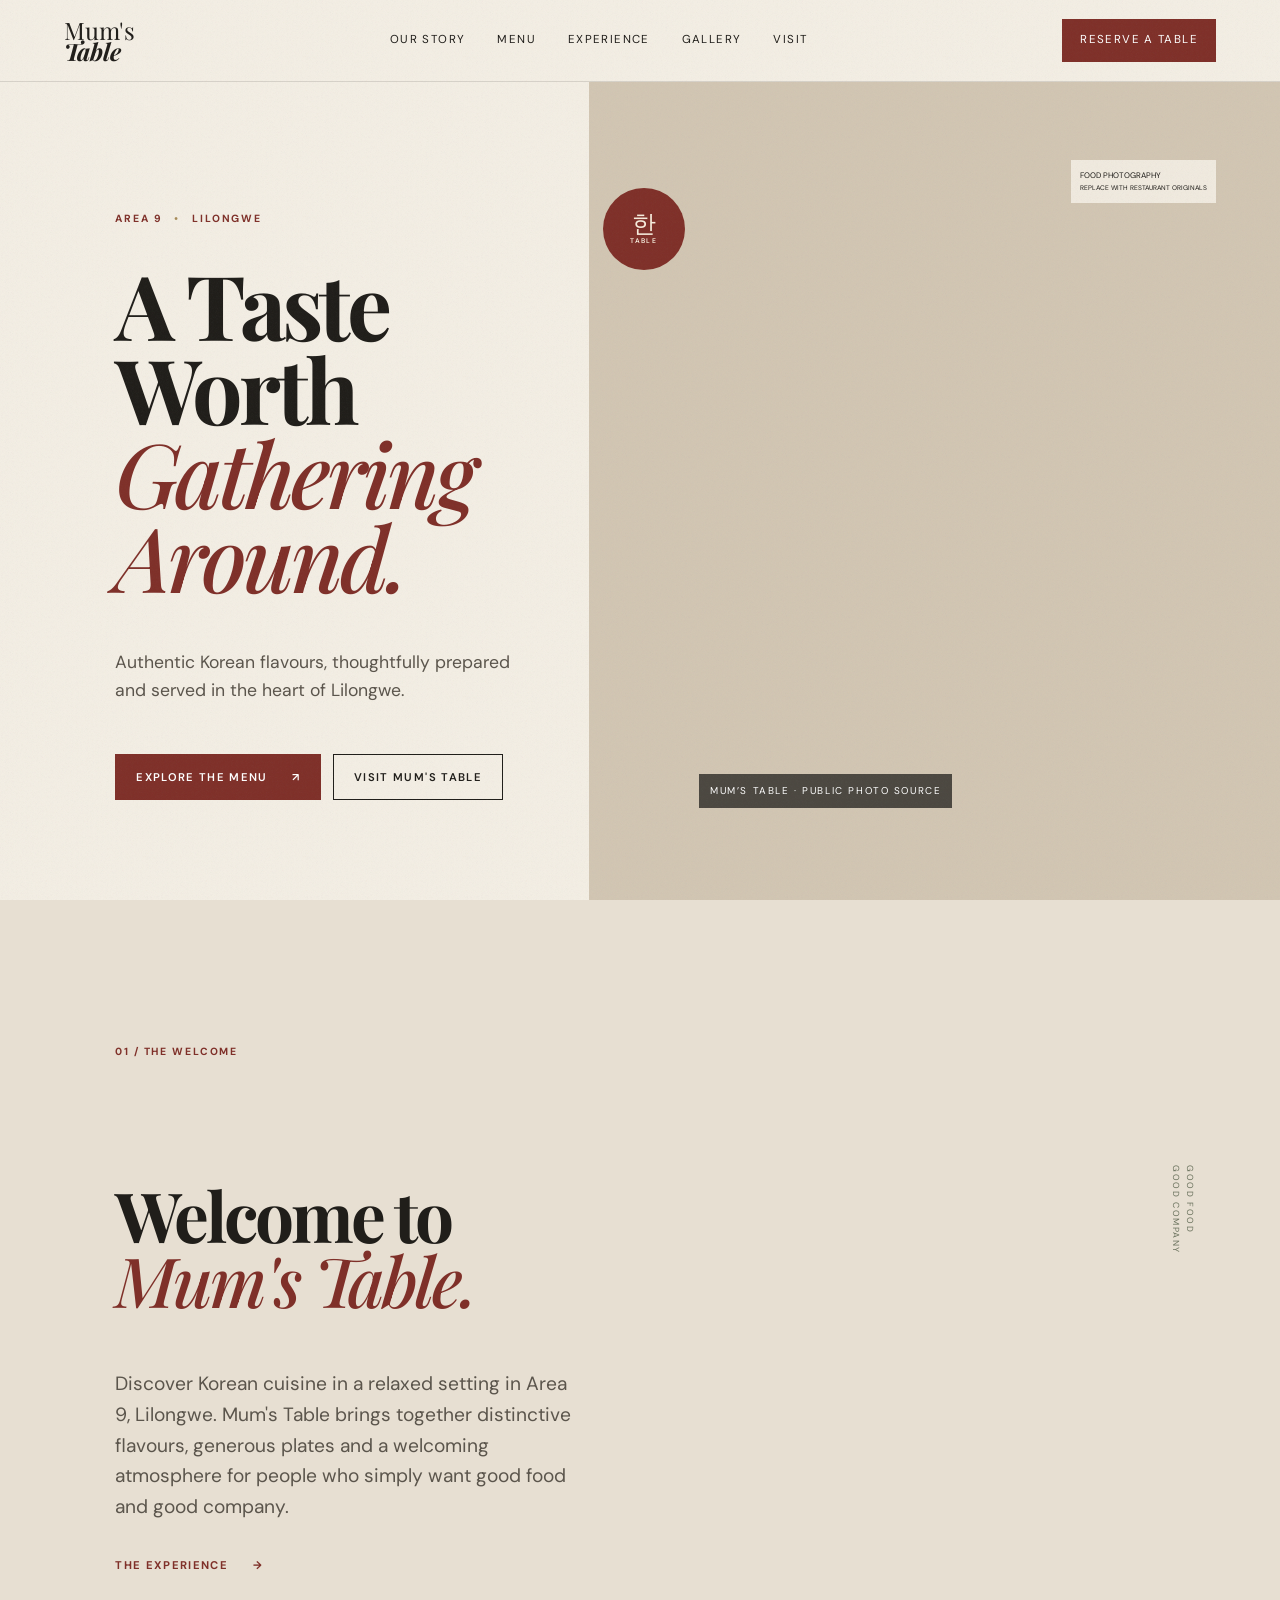
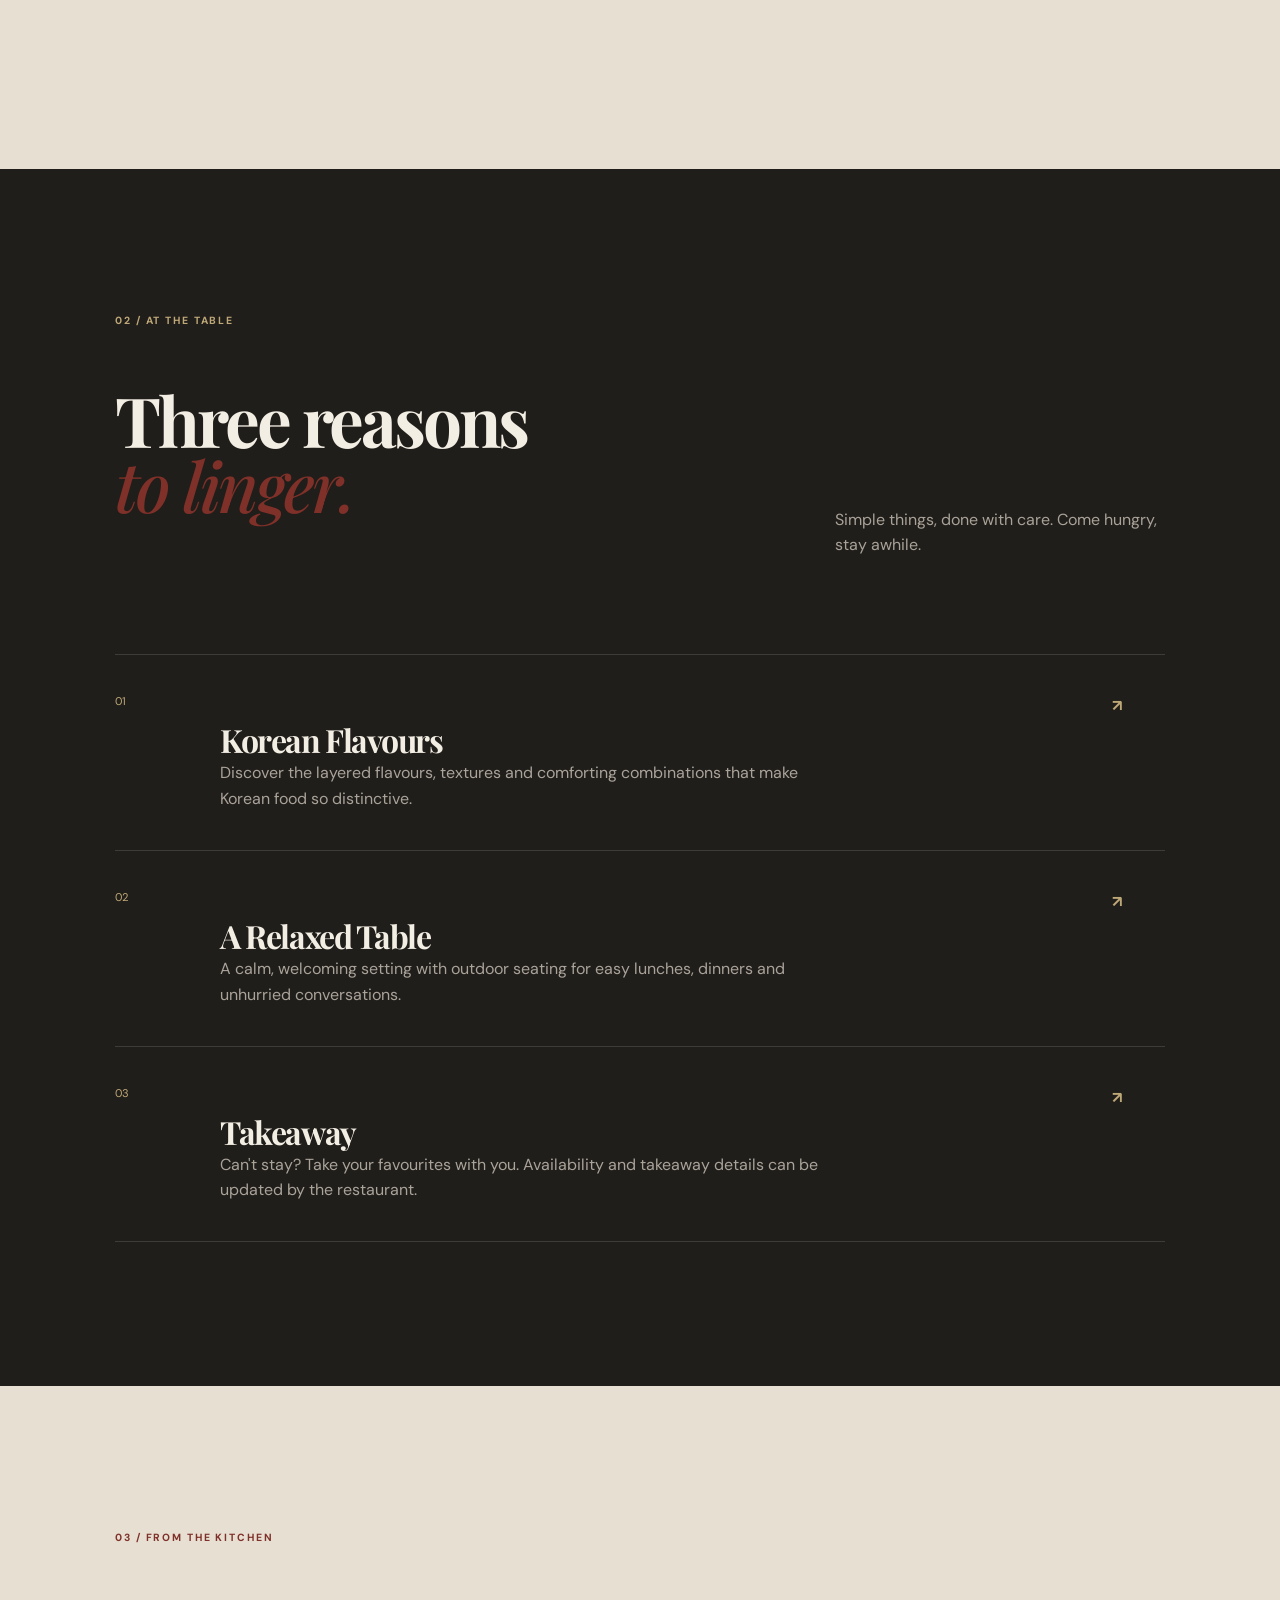
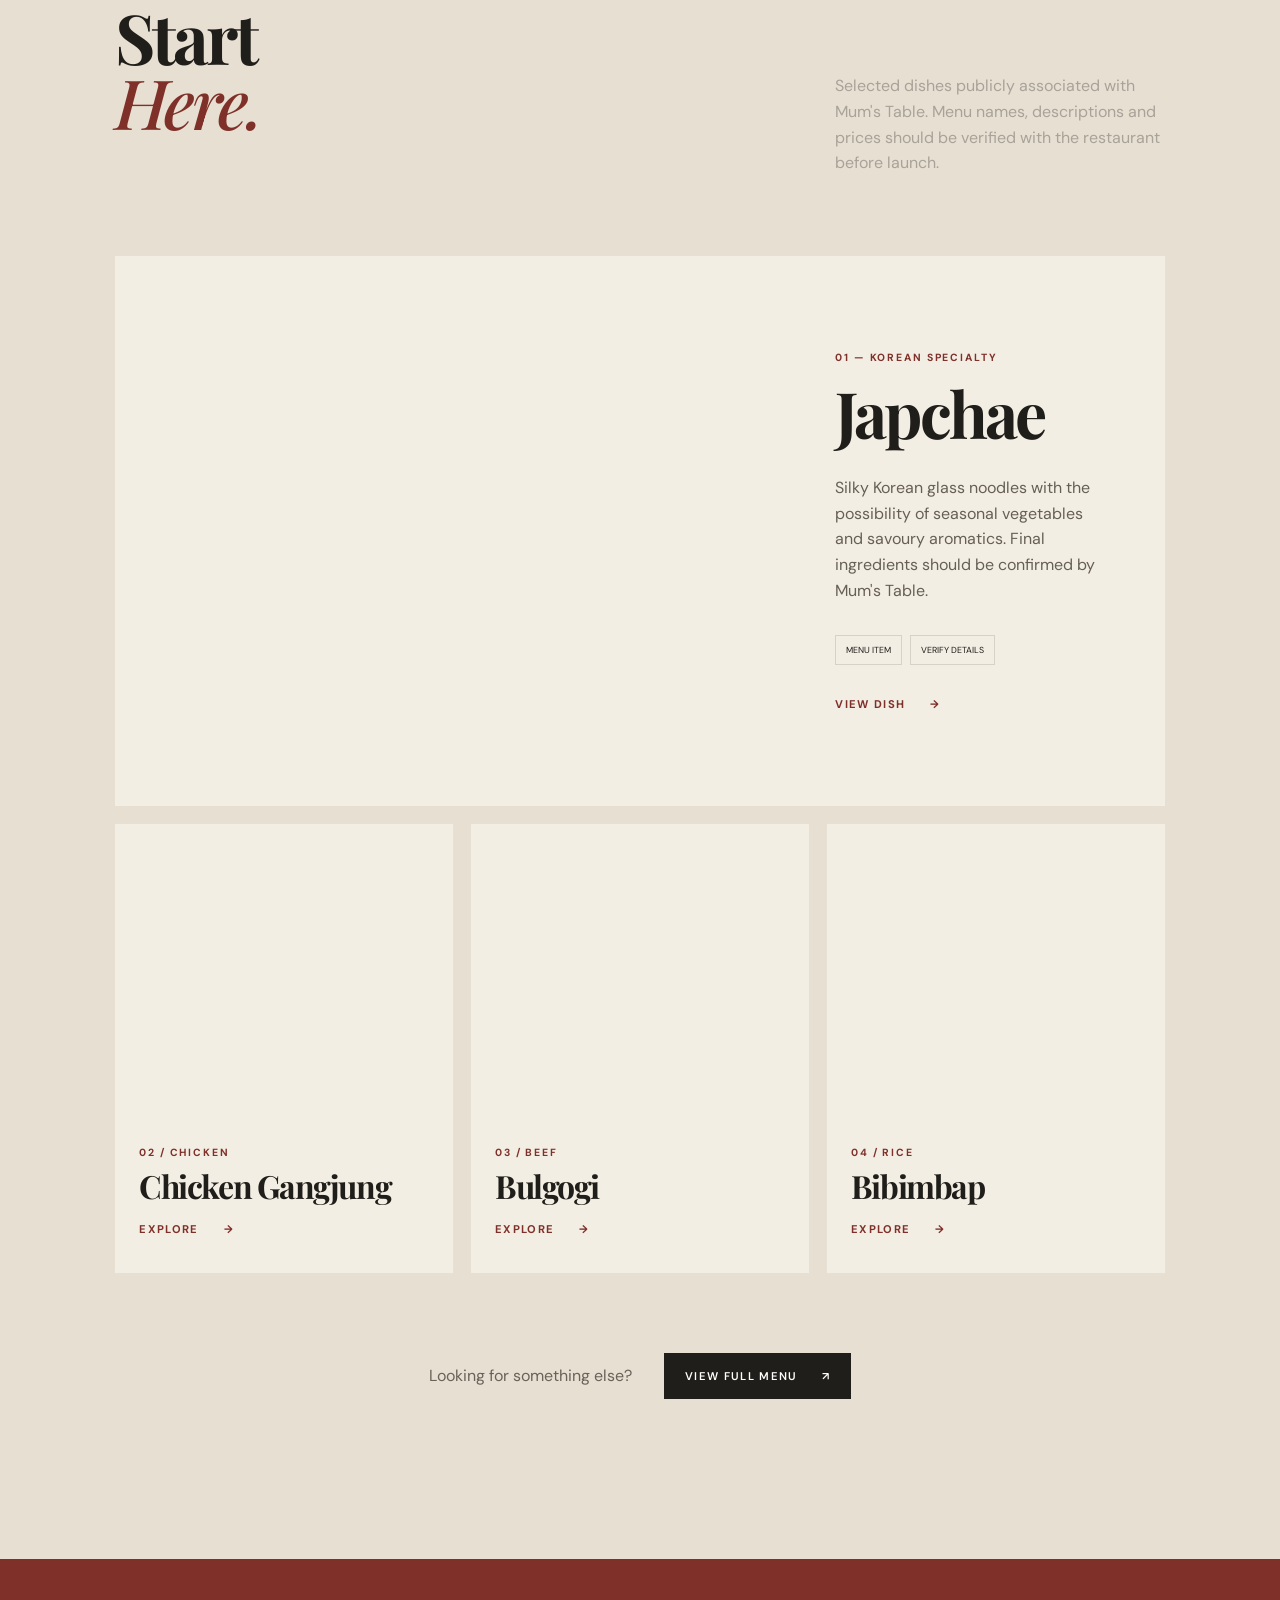
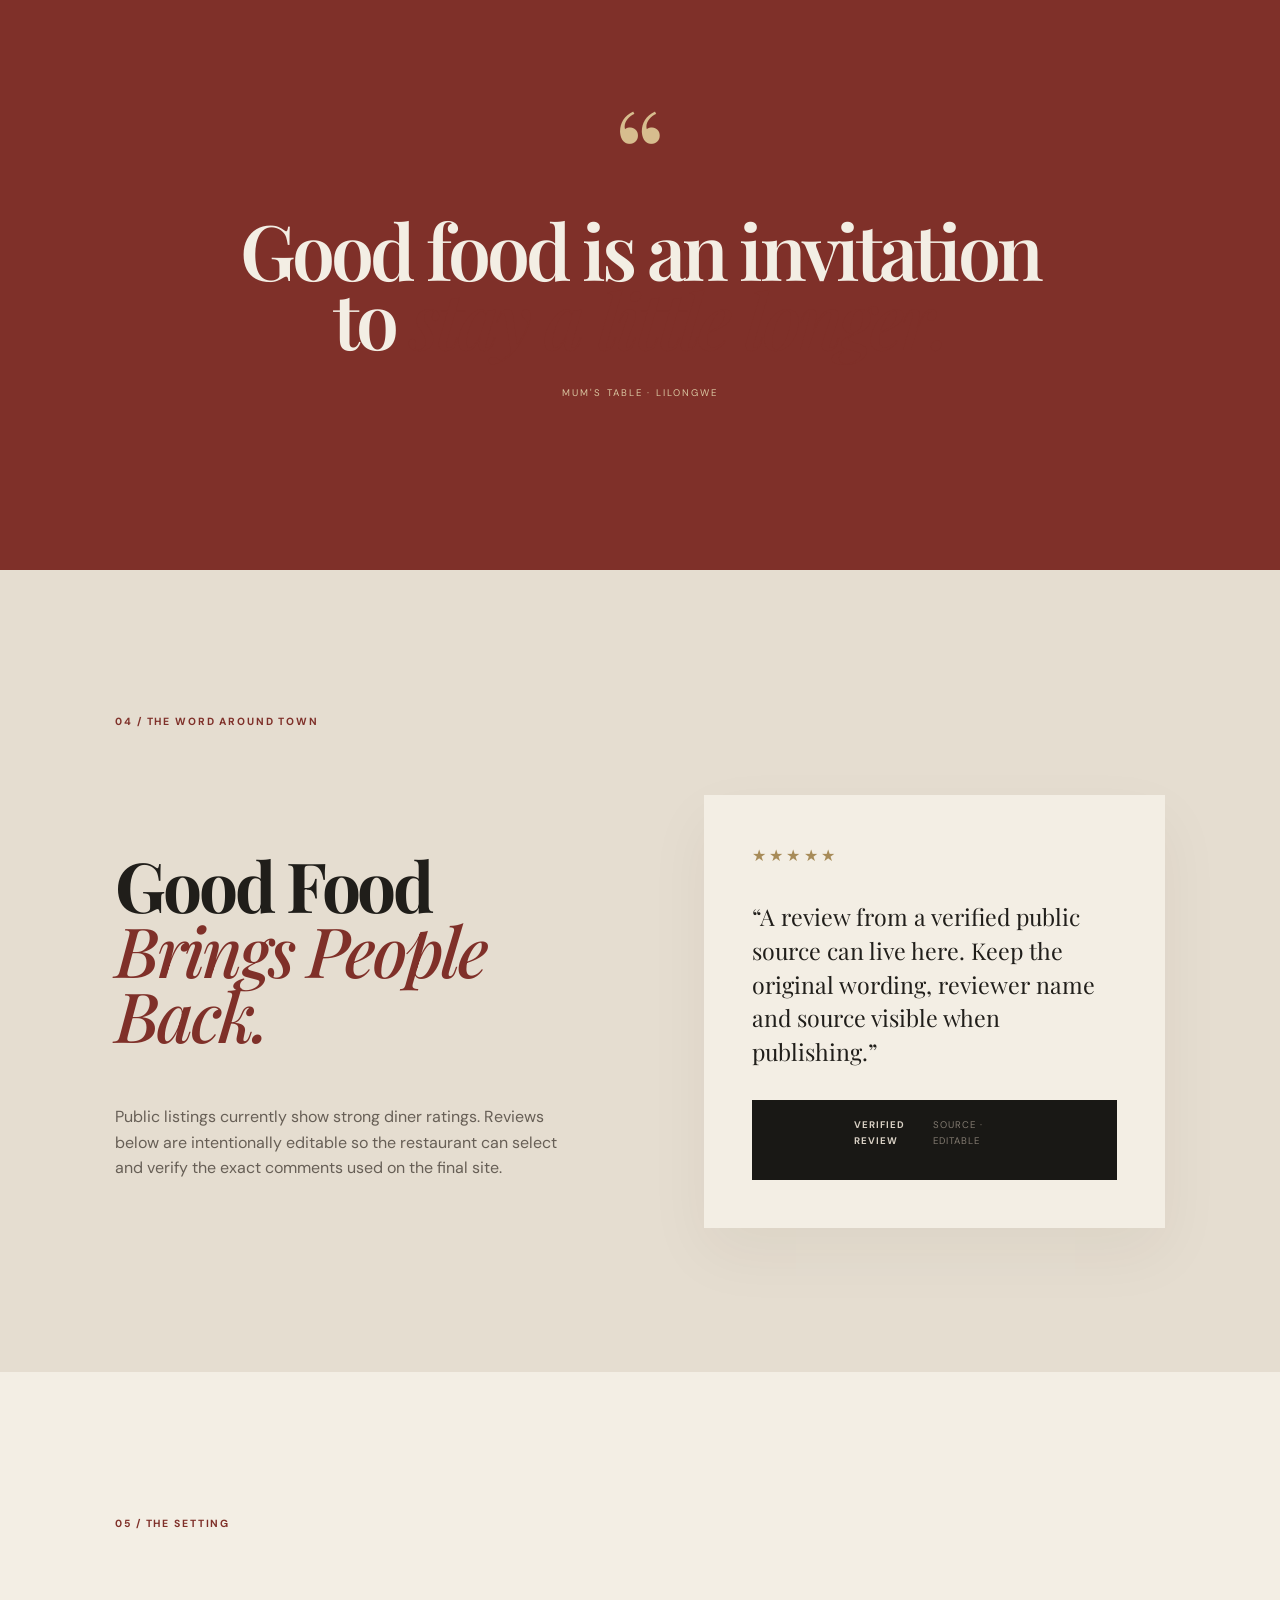
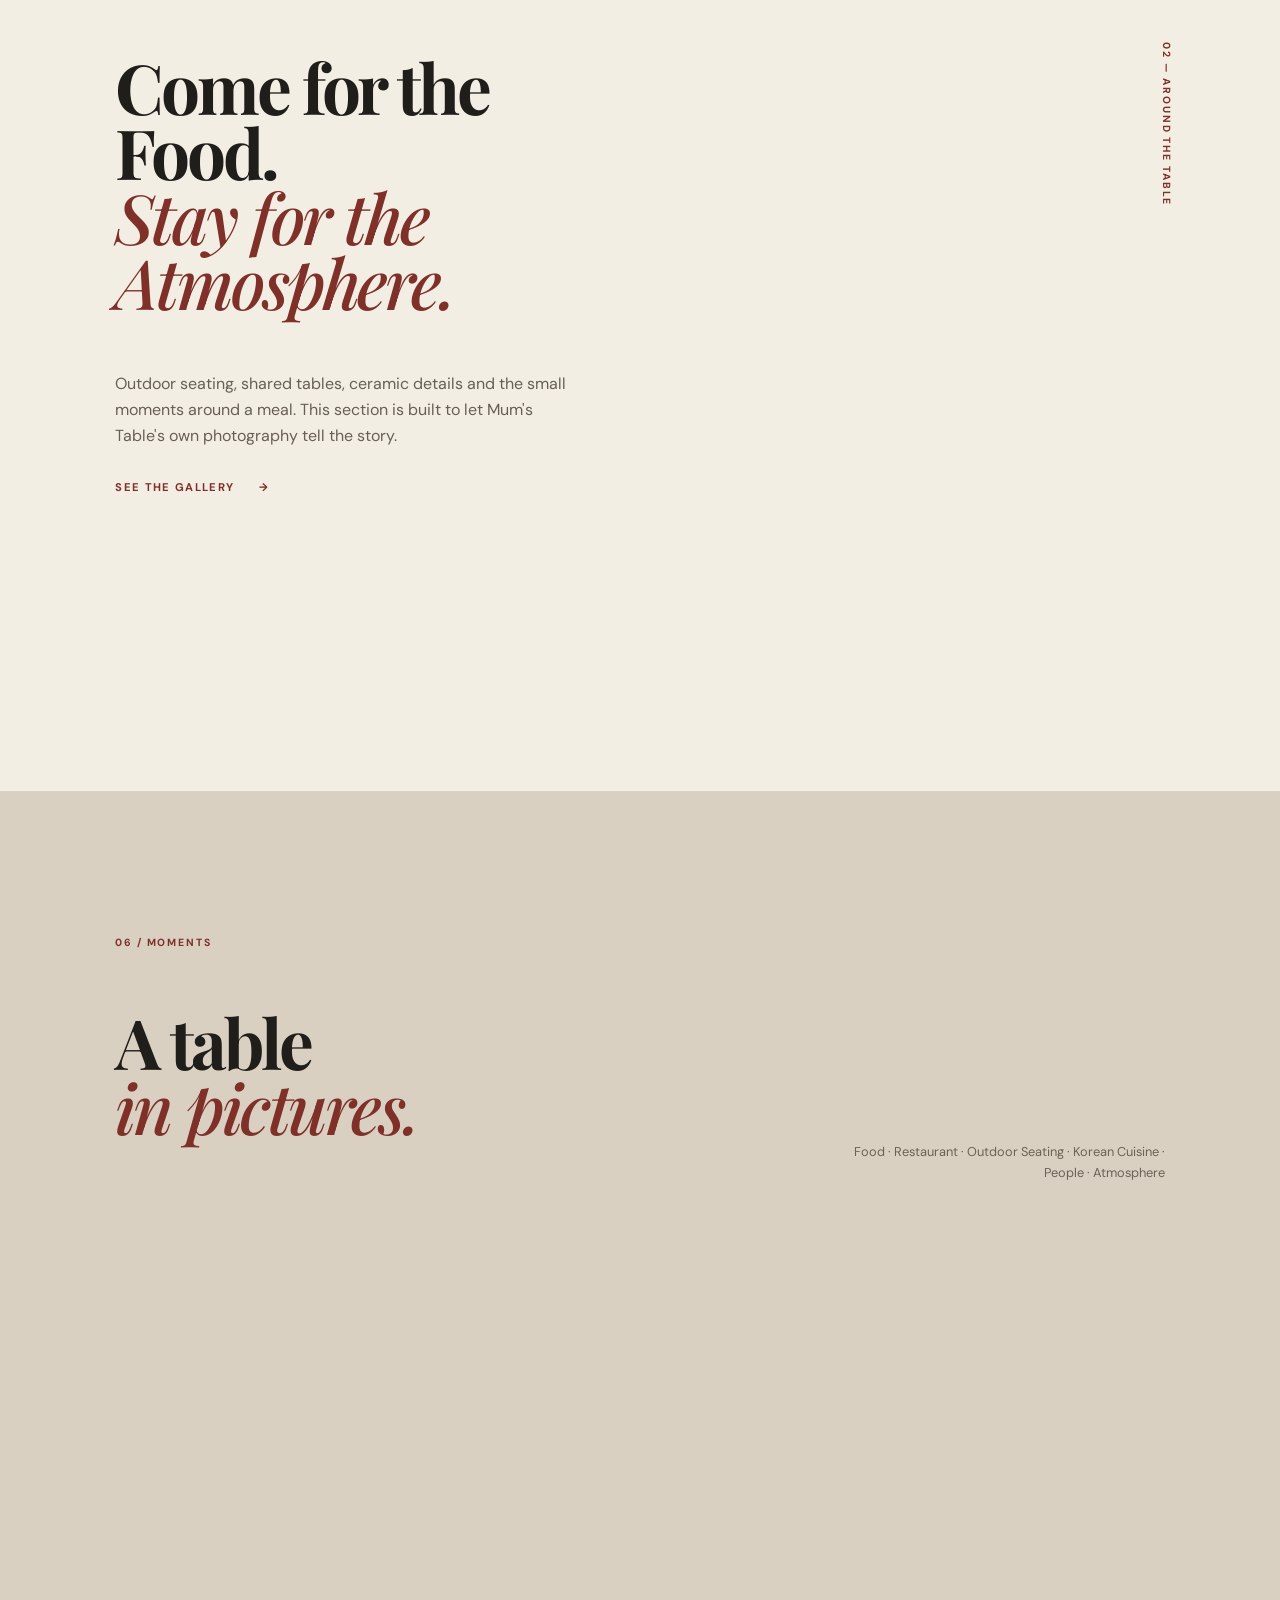
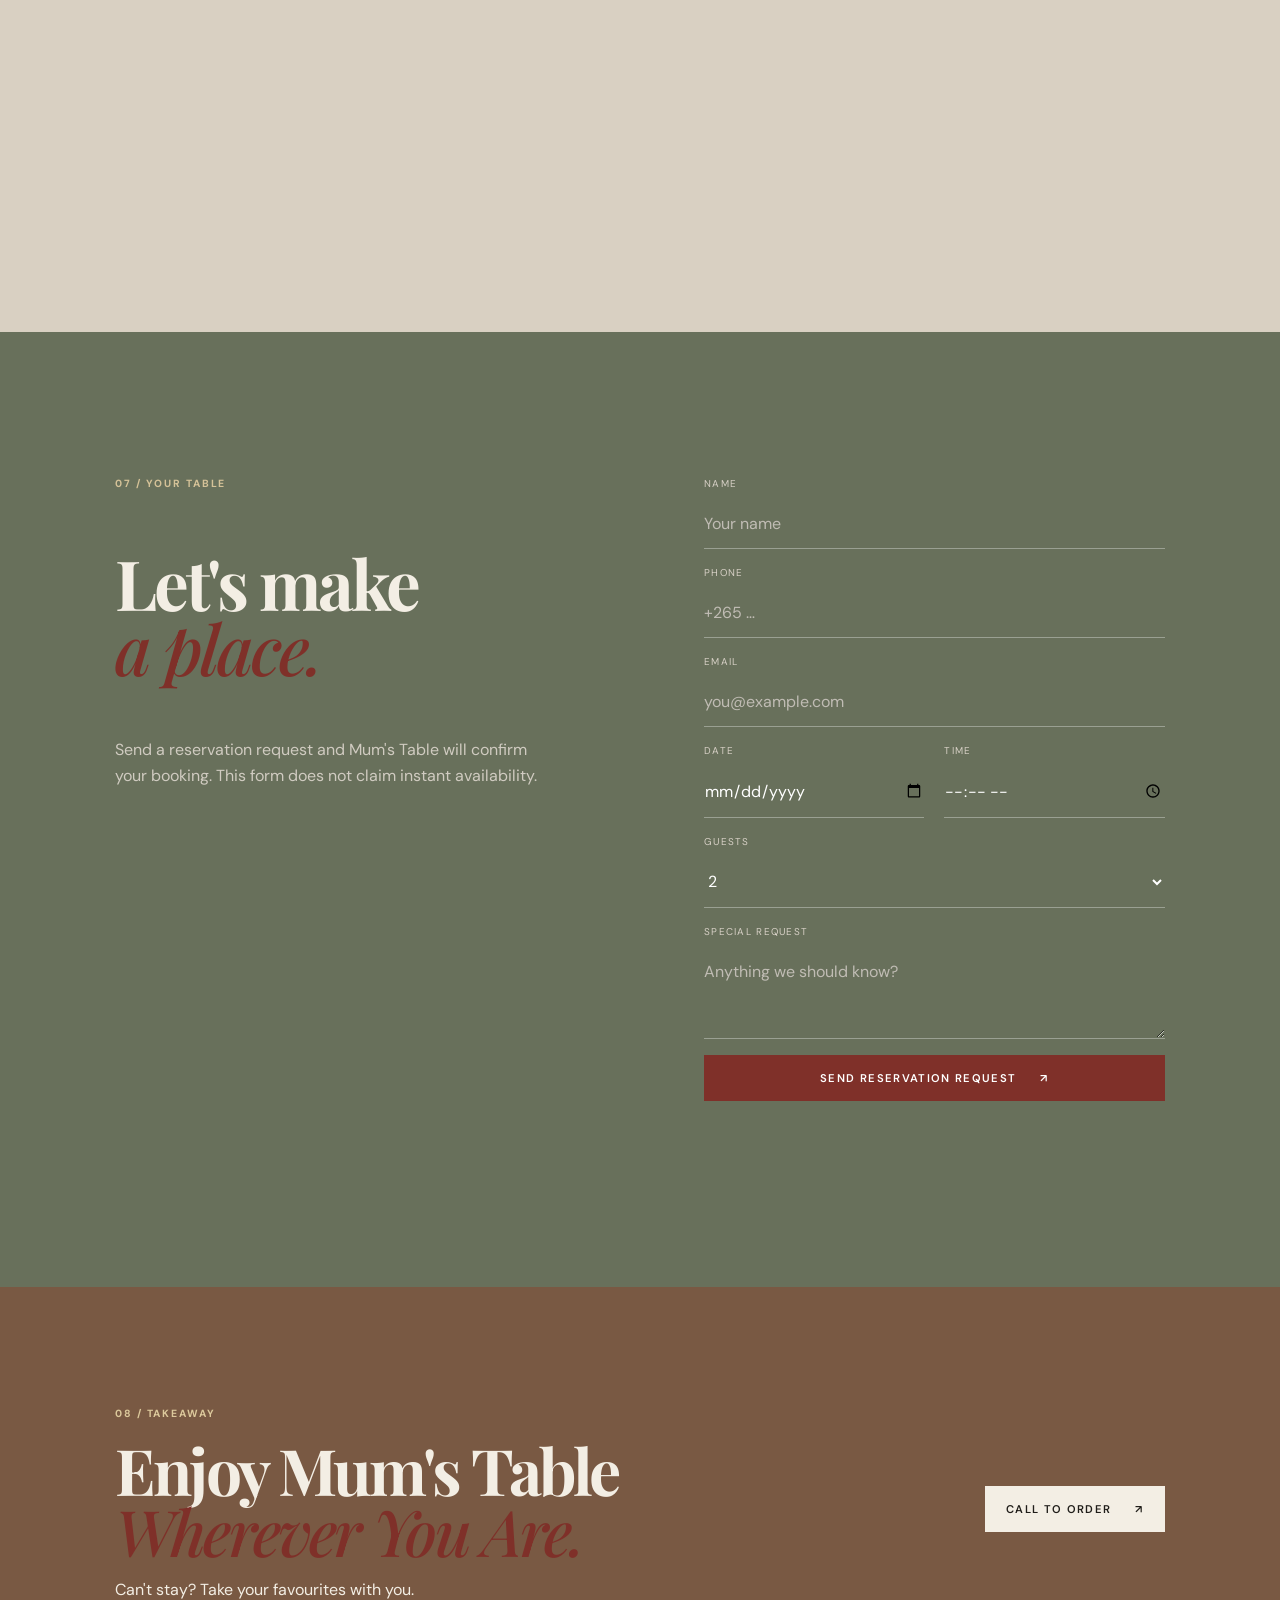
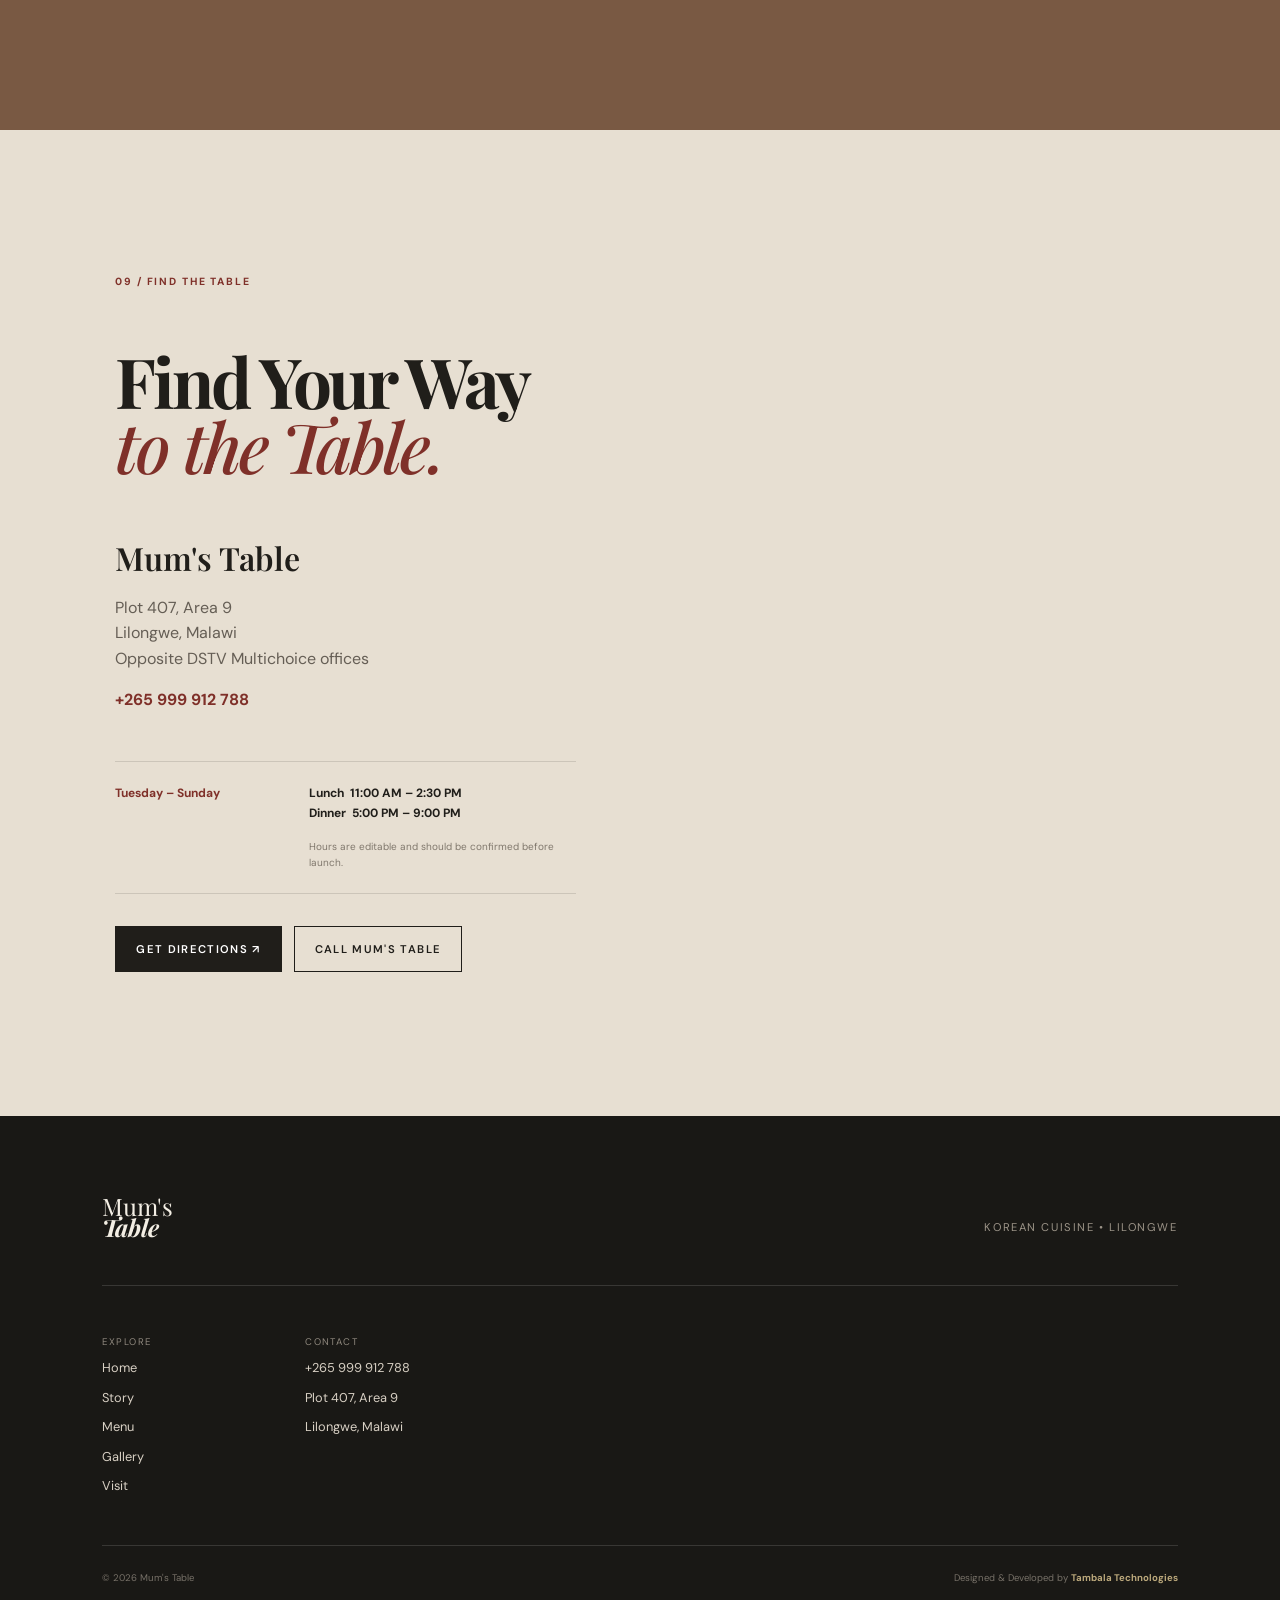
<file: index.html>
<!doctype html>
<html lang="en">
<head>
<meta charset="utf-8"><meta name="viewport" content="width=device-width,initial-scale=1">
<title>Mum's Table — Korean Cuisine in Lilongwe</title>
<meta name="description" content="Authentic Korean flavours, thoughtfully prepared and served in the heart of Lilongwe. Mum's Table, Area 9.">
<meta name="theme-color" content="#1d1b18">
<link rel="preconnect" href="https://fonts.googleapis.com"><link rel="preconnect" href="https://fonts.gstatic.com" crossorigin>
<link href="https://fonts.googleapis.com/css2?family=DM+Sans:wght@400;500;600;700&family=Playfair+Display:wght@500;600;700&display=swap" rel="stylesheet">
<link rel="stylesheet" href="styles.css">
<script type="application/ld+json">{"@context":"https://schema.org","@type":"Restaurant","name":"Mum's Table","servesCuisine":"Korean","telephone":"+265999912788","address":{"@type":"PostalAddress","streetAddress":"Plot 407, Area 9","addressLocality":"Lilongwe","addressCountry":"MW"},"url":"https://blessings2008.github.io/Mums-Table-Lilongwe/"}</script>
</head>
<body>
<div class="grain"></div>
<header class="nav"><a class="brand" href="#top"><span>Mum's</span><b>Table</b></a><nav class="desktop-nav"><a href="#story">Our Story</a><a href="#menu">Menu</a><a href="#experience">Experience</a><a href="#gallery">Gallery</a><a href="#visit">Visit</a></nav><a class="nav-cta" href="#reserve">Reserve a Table</a><button class="menu-toggle" aria-label="Open menu"><i></i><i></i></button></header>
<div class="mobile-menu"><a href="#story">Our Story</a><a href="#menu">Menu</a><a href="#experience">Experience</a><a href="#gallery">Gallery</a><a href="#visit">Visit</a><a href="#reserve">Reserve a Table</a></div>
<main id="top">
<section class="hero"><div class="hero-copy"><p class="eyebrow">AREA 9 <span>•</span> LILONGWE</p><h1>A Taste Worth<br><em>Gathering Around.</em></h1><p class="lede">Authentic Korean flavours, thoughtfully prepared and served in the heart of Lilongwe.</p><div class="actions"><a class="button primary" href="#menu">Explore the Menu <span>↗</span></a><a class="button ghost" href="#visit">Visit Mum's Table</a></div></div><div class="hero-art"><div class="hero-photo photo-food"><span class="photo-note">Food photography<br><small>Replace with restaurant originals</small></span></div><div class="seal">한<br><small>TABLE</small></div></div></section>
<section class="intro section" id="story"><div class="section-kicker">01 / THE WELCOME</div><div class="intro-grid"><div><h2>Welcome to<br><em>Mum's Table.</em></h2><p class="large">Discover Korean cuisine in a relaxed setting in Area 9, Lilongwe. Mum's Table brings together distinctive flavours, generous plates and a welcoming atmosphere for people who simply want good food and good company.</p><a class="text-link" href="#experience">The experience <span>→</span></a></div><div class="intro-collage"><div class="photo photo-ceramic"></div><div class="photo photo-table"></div><span class="vertical-note">GOOD FOOD<br>GOOD COMPANY</span></div></div></section>
<section class="experience section" id="experience"><div class="section-head"><div><div class="section-kicker">02 / AT THE TABLE</div><h2>Three reasons<br><em>to linger.</em></h2></div><p>Simple things, done with care. Come hungry, stay awhile.</p></div><div class="experience-list"><article><span>01</span><div><h3>Korean Flavours</h3><p>Discover the layered flavours, textures and comforting combinations that make Korean food so distinctive.</p></div><b>↗</b></article><article><span>02</span><div><h3>A Relaxed Table</h3><p>A calm, welcoming setting with outdoor seating for easy lunches, dinners and unhurried conversations.</p></div><b>↗</b></article><article><span>03</span><div><h3>Takeaway</h3><p>Can't stay? Take your favourites with you. Availability and takeaway details can be updated by the restaurant.</p></div><b>↗</b></article></div></section>
<section class="menu-section section" id="menu"><div class="section-head menu-title"><div><div class="section-kicker">03 / FROM THE KITCHEN</div><h2>Start<br><em>Here.</em></h2></div><p>Selected dishes publicly associated with Mum's Table. Menu names, descriptions and prices should be verified with the restaurant before launch.</p></div><div class="dish-feature"><div class="dish-image dish-1"></div><div class="dish-info"><span class="dish-index">01 — KOREAN SPECIALTY</span><h3>Japchae</h3><p>Silky Korean glass noodles with the possibility of seasonal vegetables and savoury aromatics. Final ingredients should be confirmed by Mum's Table.</p><div class="tags"><span>Menu item</span><span>Verify details</span></div><button class="text-link dish-open" data-dish="Japchae">View dish <span>→</span></button></div></div><div class="dish-row"><article><div class="dish-image dish-2"></div><span>02 / CHICKEN</span><h3>Chicken Gangjung</h3><button class="text-link dish-open" data-dish="Chicken Gangjung">Explore <span>→</span></button></article><article><div class="dish-image dish-3"></div><span>03 / BEEF</span><h3>Bulgogi</h3><button class="text-link dish-open" data-dish="Bulgogi">Explore <span>→</span></button></article><article><div class="dish-image dish-4"></div><span>04 / RICE</span><h3>Bibimbap</h3><button class="text-link dish-open" data-dish="Bibimbap">Explore <span>→</span></button></article></div><div class="menu-cta"><p>Looking for something else?</p><a class="button dark" href="#reserve">View Full Menu <span>↗</span></a></div></section>
<section class="quote-section"><div class="quote-mark">“</div><blockquote>Good food is an invitation<br>to <em>stay a little longer.</em></blockquote><p>MUM'S TABLE · LILONGWE</p></section>
<section class="reviews section"><div class="section-kicker">04 / THE WORD AROUND TOWN</div><div class="review-grid"><div><h2>Good Food<br><em>Brings People Back.</em></h2><p class="review-note">Public listings currently show strong diner ratings. Reviews below are intentionally editable so the restaurant can select and verify the exact comments used on the final site.</p></div><div class="review-card"><div class="stars">★★★★★</div><p>“A review from a verified public source can live here. Keep the original wording, reviewer name and source visible when publishing.”</p><footer><b>Verified review</b><span>Source · Editable</span></footer></div></div></section>
<section class="atmosphere section"><div class="section-kicker">05 / THE SETTING</div><div class="atmo-grid"><div class="atmo-copy"><h2>Come for the Food.<br><em>Stay for the Atmosphere.</em></h2><p>Outdoor seating, shared tables, ceramic details and the small moments around a meal. This section is built to let Mum's Table's own photography tell the story.</p><a class="text-link" href="#gallery">See the gallery <span>→</span></a></div><div class="atmo-stack"><div class="photo atmo-main"></div><div class="photo atmo-small"></div><span>02 — AROUND THE TABLE</span></div></div></section>
<section class="gallery section" id="gallery"><div class="gallery-head"><div><div class="section-kicker">06 / MOMENTS</div><h2>A table<br><em>in pictures.</em></h2></div><p>Food · Restaurant · Outdoor Seating · Korean Cuisine · People · Atmosphere</p></div><div class="masonry"><div class="gallery-photo g1"></div><div class="gallery-photo g2"></div><div class="gallery-photo g3"></div><div class="gallery-photo g4"></div><div class="gallery-photo g5"></div></div></section>
<section class="reservation section" id="reserve"><div class="reservation-intro"><div class="section-kicker">07 / YOUR TABLE</div><h2>Let's make<br><em>a place.</em></h2><p>Send a reservation request and Mum's Table will confirm your booking. This form does not claim instant availability.</p></div><form id="reservation-form"><label>Name<input name="name" required placeholder="Your name"></label><label>Phone<input name="phone" type="tel" required placeholder="+265 …"></label><label>Email<input name="email" type="email" placeholder="you@example.com"></label><div class="form-row"><label>Date<input name="date" type="date" required></label><label>Time<input name="time" type="time" required></label></div><label>Guests<select name="guests"><option>2</option><option>3</option><option>4</option><option>5</option><option>6+</option></select></label><label>Special request<textarea name="request" rows="3" placeholder="Anything we should know?"></textarea></label><button class="button primary" type="submit">Send Reservation Request <span>↗</span></button><p class="form-status" aria-live="polite"></p></form></section>
<section class="takeaway"><div><span class="section-kicker">08 / TAKEAWAY</span><h2>Enjoy Mum's Table<br><em>Wherever You Are.</em></h2><p>Can't stay? Take your favourites with you.</p></div><a class="button light" href="tel:+265999912788">Call to Order <span>↗</span></a></section>
<section class="visit section" id="visit"><div class="visit-copy"><div class="section-kicker">09 / FIND THE TABLE</div><h2>Find Your Way<br><em>to the Table.</em></h2><div class="address"><strong>Mum's Table</strong><p>Plot 407, Area 9<br>Lilongwe, Malawi<br>Opposite DSTV Multichoice offices</p><a href="tel:+265999912788">+265 999 912 788</a></div><div class="hours"><span>Tuesday – Sunday</span><b>Lunch&nbsp; 11:00 AM – 2:30 PM<br>Dinner&nbsp; 5:00 PM – 9:00 PM</b><small>Hours are editable and should be confirmed before launch.</small></div><div class="actions"><a class="button dark" target="_blank" href="https://www.google.com/maps/search/?api=1&query=Plot+407+Area+9+Lilongwe+Malawi">Get Directions ↗</a><a class="button outline" href="tel:+265999912788">Call Mum's Table</a></div></div><div class="map"><iframe title="Mum's Table location" loading="lazy" src="https://www.google.com/maps?q=Plot+407,+Area+9,+Lilongwe,+Malawi&output=embed"></iframe></div></section>
</main>
<footer><div class="footer-top"><a class="brand light-brand" href="#top"><span>Mum's</span><b>Table</b></a><p>Korean Cuisine • Lilongwe</p></div><div class="footer-links"><div><span>Explore</span><a href="#top">Home</a><a href="#story">Story</a><a href="#menu">Menu</a><a href="#gallery">Gallery</a><a href="#visit">Visit</a></div><div><span>Contact</span><a href="tel:+265999912788">+265 999 912 788</a><a href="#visit">Plot 407, Area 9</a><a href="#visit">Lilongwe, Malawi</a></div></div><div class="footer-bottom"><span>© <span id="year"></span> Mum's Table</span><span>Designed & Developed by <b>Tambala Technologies</b></span></div></footer>
<div class="mobile-bar"><a href="#menu">Menu</a><a href="#reserve">Reserve</a><a href="tel:+265999912788">Call</a><a href="#visit">Directions</a></div>
<div class="modal" id="dish-modal"><div class="modal-inner"><button class="modal-close">×</button><div class="modal-img" id="modal-img"></div><div class="modal-copy"><span id="modal-cat">KOREAN CUISINE</span><h2 id="modal-title">Dish</h2><p id="modal-desc"></p><div class="modal-meta"><span>Price: <b>To be confirmed</b></span><span>Dietary: <b>To be confirmed</b></span></div><a class="button dark" href="#reserve">Reserve a Table ↗</a></div></div></div>
<script src="app.js"></script>
</body></html>
</file>
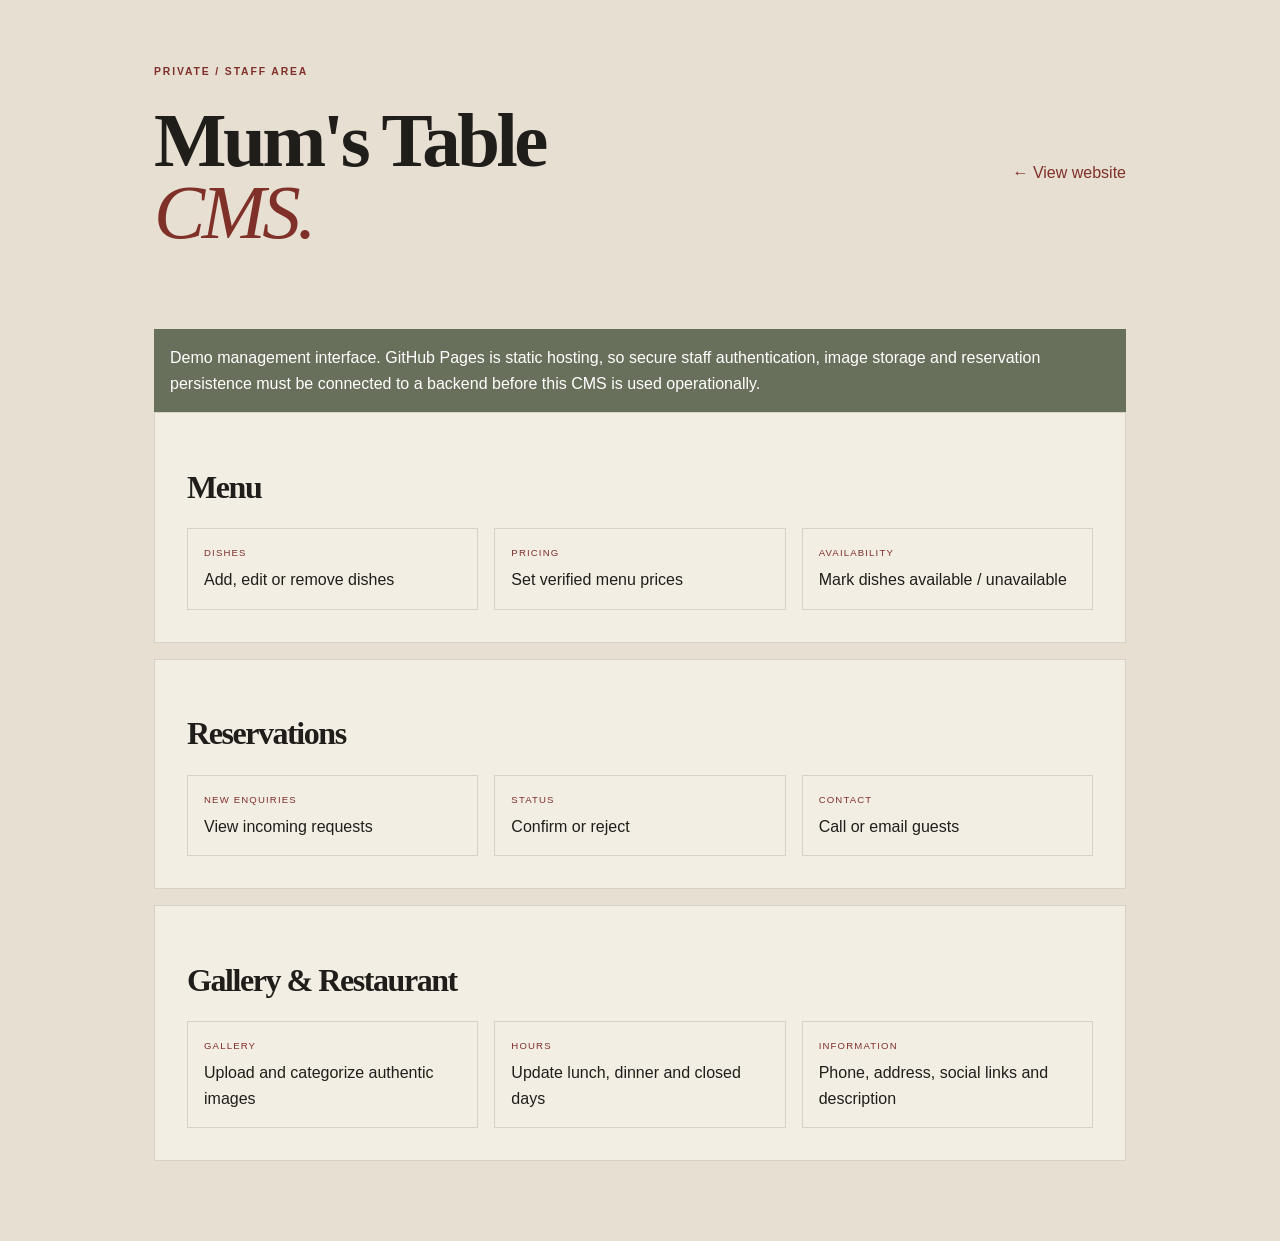
<file: admin.html>
<!doctype html><html lang="en"><head><meta charset="utf-8"><meta name="viewport" content="width=device-width,initial-scale=1"><title>Mum's Table — Staff CMS</title><link rel="stylesheet" href="styles.css"><style>body{background:#e7dfd2}.admin{max-width:1100px;margin:auto;padding:5vw}.admin-head{display:flex;justify-content:space-between;align-items:center;margin-bottom:3rem}.admin h1{font-size:clamp(3rem,6vw,6rem)}.panel{background:#f3eee4;padding:2rem;margin-bottom:1rem;border:1px solid #201e1a22}.panel h2{font-size:2rem}.row{display:grid;grid-template-columns:repeat(3,1fr);gap:1rem}.field{border:1px solid #201e1a22;padding:1rem}.field small{display:block;text-transform:uppercase;letter-spacing:.12em;color:#7f3029;font-size:.6rem;margin-bottom:.4rem}.notice{padding:1rem;background:#68705b;color:#fff}.back{color:#7f3029;text-decoration:none}@media(max-width:700px){.row{grid-template-columns:1fr}.admin{padding:8vw}}</style></head><body><main class="admin"><div class="admin-head"><div><div class="section-kicker">PRIVATE / STAFF AREA</div><h1>Mum's Table<br><em>CMS.</em></h1></div><a class="back" href="index.html">← View website</a></div><div class="notice">Demo management interface. GitHub Pages is static hosting, so secure staff authentication, image storage and reservation persistence must be connected to a backend before this CMS is used operationally.</div><section class="panel"><h2>Menu</h2><div class="row"><div class="field"><small>Dishes</small>Add, edit or remove dishes</div><div class="field"><small>Pricing</small>Set verified menu prices</div><div class="field"><small>Availability</small>Mark dishes available / unavailable</div></div></section><section class="panel"><h2>Reservations</h2><div class="row"><div class="field"><small>New enquiries</small>View incoming requests</div><div class="field"><small>Status</small>Confirm or reject</div><div class="field"><small>Contact</small>Call or email guests</div></div></section><section class="panel"><h2>Gallery & Restaurant</h2><div class="row"><div class="field"><small>Gallery</small>Upload and categorize authentic images</div><div class="field"><small>Hours</small>Update lunch, dinner and closed days</div><div class="field"><small>Information</small>Phone, address, social links and description</div></div></section></main></body></html>
</file>
<file: styles.css>
:root{--ivory:#f3eee4;--paper:#e7dfd2;--ink:#201e1a;--red:#7f3029;--wood:#795943;--sage:#68705b;--gold:#a78b58;--line:#201e1a22}*{box-sizing:border-box}html{scroll-behavior:smooth}body{margin:0;background:var(--ivory);color:var(--ink);font-family:'DM Sans',sans-serif;line-height:1.6}.grain{position:fixed;inset:0;pointer-events:none;z-index:50;opacity:.05;background-image:url("data:image/svg+xml,%3Csvg xmlns='http://www.w3.org/2000/svg' width='160' height='160'%3E%3Cfilter id='n'%3E%3CfeTurbulence baseFrequency='.8' numOctaves='3'/%3E%3C/filter%3E%3Crect width='100%25' height='100%25' filter='url(%23n)'/%3E%3C/svg%3E")}.nav{height:82px;padding:0 5vw;display:flex;align-items:center;justify-content:space-between;position:sticky;top:0;z-index:40;background:#f3eee4e8;backdrop-filter:blur(15px);border-bottom:1px solid var(--line)}.brand{color:var(--ink);text-decoration:none;font:1.5rem/.85 'Playfair Display',serif;display:flex;flex-direction:column}.brand b{font-style:italic}.desktop-nav{display:flex;gap:2rem}.desktop-nav a,.mobile-menu a,.nav-cta{color:var(--ink);text-decoration:none;font-size:.72rem;text-transform:uppercase;letter-spacing:.12em}.nav-cta{background:var(--red);color:#fff;padding:12px 18px}.menu-toggle,.mobile-menu{display:none}h1,h2,h3{font-family:'Playfair Display',serif;line-height:.94;letter-spacing:-.045em}h1{font-size:clamp(4rem,7vw,7.5rem);margin:1.5rem 0 2rem}h2{font-size:clamp(3rem,5.4vw,6rem)}h1 em,h2 em,blockquote em{color:var(--red);font-weight:500}.eyebrow,.section-kicker,.dish-info>span,.dish-row article>span,.atmo-stack>span{font-size:.65rem;letter-spacing:.18em;font-weight:700;color:var(--red)}.eyebrow span{margin:0 8px;color:var(--gold)}.section{padding:9rem 9vw}.hero{min-height:calc(100vh - 82px);display:grid;grid-template-columns:46% 54%}.hero-copy{padding:10vh 5vw 8vh 9vw;display:flex;flex-direction:column;justify-content:center}.lede{font-size:1.1rem;max-width:490px;color:#5b554c}.actions{display:flex;gap:12px;flex-wrap:wrap;margin-top:2rem}.button{display:inline-flex;align-items:center;justify-content:center;gap:24px;padding:15px 20px;border:1px solid transparent;text-decoration:none;font:600 .7rem 'DM Sans';letter-spacing:.12em;text-transform:uppercase;cursor:pointer}.primary{background:var(--red);color:#fff}.ghost,.outline{border-color:var(--ink);color:var(--ink)}.dark{background:var(--ink);color:#fff}.light{background:var(--ivory);color:var(--ink)}.hero-art{position:relative;background:#d2c6b3;min-height:680px}.hero-photo,.photo,.dish-image,.gallery-photo{background-size:cover;background-position:center}.hero-photo{position:absolute;inset:5% 5% 5% 10%;background:linear-gradient(135deg,#9c8c76,#554638 48%,#b7a488)}.hero-photo:after{content:'KOREAN TABLE';position:absolute;bottom:7%;left:7%;font-size:.7rem;letter-spacing:.2em;color:#fff9}.photo-note{position:absolute;right:5%;top:5%;background:#f3eee4e8;padding:9px;font-size:.5rem;text-transform:uppercase}.seal{position:absolute;left:2%;top:13%;background:var(--red);color:#f8eede;width:82px;height:82px;border-radius:50%;display:grid;place-content:center;text-align:center;font:1.5rem/.9 serif}.seal small{font:600 .42rem 'DM Sans';letter-spacing:.2em}.intro{background:var(--paper)}.intro-grid,.review-grid,.atmo-grid,.reservation,.visit{display:grid;grid-template-columns:1fr 1fr;gap:10vw}.intro-grid,.review-grid,.atmo-grid{margin-top:4rem}.large{font-size:1.2rem;max-width:560px;color:#5b554c}.text-link{display:inline-flex;gap:25px;margin-top:1rem;color:var(--red);text-decoration:none;background:none;border:0;padding:0;font:700 .7rem 'DM Sans';letter-spacing:.12em;text-transform:uppercase;cursor:pointer}.intro-collage{position:relative;min-height:500px}.photo-ceramic{position:absolute;inset:0 20% 15% 0;background:linear-gradient(135deg,#b9ab98,#6b5948 55%,#d2c7b7)}.photo-table{position:absolute;width:52%;height:52%;right:0;bottom:0;background:linear-gradient(145deg,#765d45,#332b23)}.vertical-note{position:absolute;right:-7%;top:8%;writing-mode:vertical-rl;font-size:.55rem;letter-spacing:.18em;color:var(--sage)}.experience{background:var(--ink);color:var(--ivory)}.experience .section-kicker{color:#bfa878}.section-head,.gallery-head{display:flex;justify-content:space-between;align-items:end;gap:3rem}.section-head>p,.gallery-head>p{max-width:330px;color:#a9a298}.experience-list{margin-top:5rem;border-top:1px solid #fff2}.experience-list article{display:grid;grid-template-columns:10% 1fr 5%;padding:2.4rem 0;border-bottom:1px solid #fff2}.experience-list article>span{color:#bfa878;font-size:.7rem}.experience-list h3{font-size:2rem;margin-bottom:.3rem}.experience-list p{color:#aaa39a;max-width:620px;margin:0}.experience-list b{color:#bfa878}.menu-section{background:var(--paper)}.menu-title{margin-bottom:4rem}.dish-feature{display:grid;grid-template-columns:1.25fr .75fr;min-height:550px;background:var(--ivory)}.dish-1{background:linear-gradient(145deg,#8c7159,#3b2d23 50%,#c2a889)}.dish-2{background:linear-gradient(145deg,#a85d39,#4c281e 55%,#d7a16e)}.dish-3{background:linear-gradient(145deg,#684532,#241c18 55%,#a7825c)}.dish-4{background:linear-gradient(145deg,#758060,#34382d 55%,#b29c6f)}.dish-info{padding:5vw;display:flex;flex-direction:column;justify-content:center}.dish-info h3{font-size:clamp(3rem,5vw,5.5rem);margin:1rem 0}.dish-info p{color:#665f56}.tags{display:flex;gap:8px;margin:1rem 0}.tags span{border:1px solid var(--line);padding:7px 10px;font-size:.55rem;text-transform:uppercase}.dish-row{display:grid;grid-template-columns:repeat(3,1fr);gap:18px;margin-top:18px}.dish-row article{background:var(--ivory);padding-bottom:2rem}.dish-row .dish-image{height:290px;margin-bottom:1.5rem}.dish-row article>span,.dish-row h3,.dish-row .text-link{margin-left:1.5rem}.dish-row h3{font-size:2rem;margin-top:.5rem;margin-bottom:.3rem}.menu-cta{display:flex;justify-content:center;align-items:center;gap:2rem;padding:5rem 0 1rem}.menu-cta p{margin:0;color:#6a6259}.quote-section{background:var(--red);color:var(--ivory);padding:10rem 8vw;text-align:center}.quote-mark{font:8rem 'Playfair Display';color:#d7bd8e;line-height:.5}.quote-section blockquote{font:600 clamp(3rem,6vw,6.5rem)/.9 'Playfair Display';letter-spacing:-.05em;margin:2rem auto;max-width:1000px}.quote-section p{font-size:.6rem;letter-spacing:.2em;color:#d9c5a0}.reviews{background:#e5ddd0}.review-note{max-width:500px;color:#675f56}.review-card{background:var(--ivory);padding:3rem;box-shadow:0 25px 60px #34271a0d}.stars{color:var(--gold);letter-spacing:.2em}.review-card p{font:1.45rem/1.45 'Playfair Display';margin:2rem 0}.review-card footer{border-top:1px solid var(--line);padding-top:1rem;display:flex;justify-content:space-between;font-size:.6rem;text-transform:uppercase;letter-spacing:.1em}.review-card footer span{color:#827a70}.atmo-copy p{color:#675f56;max-width:470px}.atmo-stack{height:650px;position:relative}.atmo-main{position:absolute;inset:0 10% 8% 0;background:linear-gradient(145deg,#8c7860,#45372a)}.atmo-small{position:absolute;width:44%;height:45%;right:0;bottom:0;background:linear-gradient(145deg,#b5a17f,#544536)}.atmo-stack>span{position:absolute;right:-2%;top:7%;writing-mode:vertical-rl}.gallery{background:#d9d0c2}.gallery-head{margin-bottom:4rem}.gallery-head>p{text-align:right;color:#6b6257;font-size:.8rem}.masonry{display:grid;grid-template-columns:1.15fr .85fr .8fr;grid-template-rows:280px 220px;gap:14px}.g1{grid-row:span 2;background:linear-gradient(150deg,#90765d,#382c24)}.g2{background:linear-gradient(150deg,#bd9e77,#4d3a2d)}.g3{background:linear-gradient(150deg,#7c8a72,#293028)}.g4{background:linear-gradient(150deg,#5c4537,#b69169)}.g5{background:linear-gradient(150deg,#d1c3aa,#6c5844);grid-column:2/4}.reservation{background:var(--sage);color:var(--ivory)}.reservation .section-kicker{color:#d5c298}.reservation-intro p{max-width:440px;color:#d0cbc1}.reservation form{display:grid;gap:1rem}.reservation label{font-size:.62rem;text-transform:uppercase;letter-spacing:.13em;color:#d7d0c6}.reservation input,.reservation select,.reservation textarea{display:block;width:100%;margin-top:7px;padding:14px 0;border:0;border-bottom:1px solid #fff5;background:transparent;color:#fff;font:1rem 'DM Sans';outline:0}.reservation input::placeholder,.reservation textarea::placeholder{color:#c0bcb4}.form-row{display:grid;grid-template-columns:1fr 1fr;gap:20px}.form-status{font-size:.8rem;color:#e8d7a9}.takeaway{background:var(--wood);color:var(--ivory);padding:7rem 9vw;display:flex;justify-content:space-between;align-items:center;gap:3rem}.takeaway .section-kicker{color:#dcc99c}.takeaway h2{font-size:clamp(3rem,5vw,5.5rem);margin:1rem 0}.visit{background:#e7dfd2}.address{margin:3rem 0}.address strong{font:600 2rem 'Playfair Display'}.address p{color:#655e55}.address a{color:var(--red);font-weight:700;text-decoration:none}.hours{border-top:1px solid var(--line);border-bottom:1px solid var(--line);padding:1.4rem 0;display:grid;grid-template-columns:1fr 1.5fr;gap:1rem;font-size:.75rem}.hours span{color:var(--red);font-weight:700}.hours small{grid-column:2;color:#80786d}.map,.map iframe{min-height:560px;width:100%}.map iframe{border:0;filter:grayscale(.9) sepia(.18)}footer{background:#191815;color:#d8d0c4;padding:5rem 8vw 2rem}.light-brand{color:#f3eee4}.footer-top{display:flex;justify-content:space-between;align-items:end;border-bottom:1px solid #fff2;padding-bottom:3rem}.footer-top p{margin:0;color:#9c9488;font-size:.7rem;letter-spacing:.14em;text-transform:uppercase}.footer-links{display:flex;gap:12vw;padding:3rem 0}.footer-links div{display:flex;flex-direction:column;gap:9px}.footer-links span{font-size:.6rem;color:#8f887e;text-transform:uppercase;letter-spacing:.15em}.footer-links a{color:#d8d0c4;text-decoration:none;font-size:.8rem}.footer-bottom{border-top:1px solid #fff2;padding-top:1.5rem;display:flex;justify-content:space-between;color:#777168;font-size:.6rem}.footer-bottom b{color:#bca97c}.mobile-bar{display:none}.modal{position:fixed;inset:0;background:#171512dd;z-index:100;display:none;place-items:center;padding:5vw}.modal.open{display:grid}.modal-inner{background:var(--ivory);max-width:900px;width:100%;display:grid;grid-template-columns:1fr 1fr;position:relative}.modal-img{min-height:500px;background:linear-gradient(145deg,#a98462,#352a21)}.modal-copy{padding:4rem}.modal-copy>span{font-size:.65rem;letter-spacing:.15em;color:var(--red)}.modal-copy h2{font-size:4rem;margin:1rem 0}.modal-meta{border-block:1px solid var(--line);padding:1rem 0;margin:2rem 0;display:grid;gap:.5rem;font-size:.75rem}.modal-close{position:absolute;right:15px;top:10px;border:0;background:none;font-size:2rem;cursor:pointer}@media(max-width:900px){.desktop-nav,.nav-cta{display:none}.menu-toggle{display:flex;border:0;background:none;flex-direction:column;gap:6px}.menu-toggle i{width:25px;height:1px;background:var(--ink)}.mobile-menu{position:fixed;inset:82px 0 auto;background:var(--ivory);z-index:39;padding:2rem 8vw;flex-direction:column;gap:1.4rem;border-bottom:1px solid var(--line)}.mobile-menu.open{display:flex}.hero{grid-template-columns:1fr}.hero-copy{padding:8rem 8vw 5rem}.hero-art{min-height:560px}.hero-photo{inset:4% 7% 5%}.intro-grid,.review-grid,.atmo-grid,.reservation,.visit{grid-template-columns:1fr}.section{padding:6rem 8vw}.intro-collage{margin-top:2rem}.section-head,.gallery-head{align-items:start;flex-direction:column}.dish-feature{grid-template-columns:1fr}.dish-feature .dish-image{min-height:400px}.dish-row{grid-template-columns:1fr}.dish-row .dish-image{height:330px}.menu-cta{flex-direction:column}.atmo-stack{height:500px}.masonry{grid-template-columns:1fr 1fr;grid-template-rows:250px 250px 220px}.g1{grid-row:span 2}.g5{grid-column:1/3}.takeaway{padding:5rem 8vw;align-items:start;flex-direction:column}.hours{grid-template-columns:1fr}.hours small{grid-column:auto}.map,.map iframe{min-height:420px}.footer-top{align-items:start;flex-direction:column;gap:2rem}.footer-links{gap:4rem}.footer-bottom{flex-direction:column;gap:10px}.mobile-bar{position:fixed;display:grid;grid-template-columns:repeat(4,1fr);bottom:0;left:0;right:0;background:#191815;z-index:80;padding:10px 4px;box-shadow:0 -8px 30px #0002}.mobile-bar a{color:#eee5d8;text-decoration:none;text-align:center;font-size:.58rem;text-transform:uppercase;letter-spacing:.08em}.modal-inner{grid-template-columns:1fr}.modal-img{min-height:260px}.modal-copy{padding:2rem}.modal-copy h2{font-size:3rem}}
</file>
